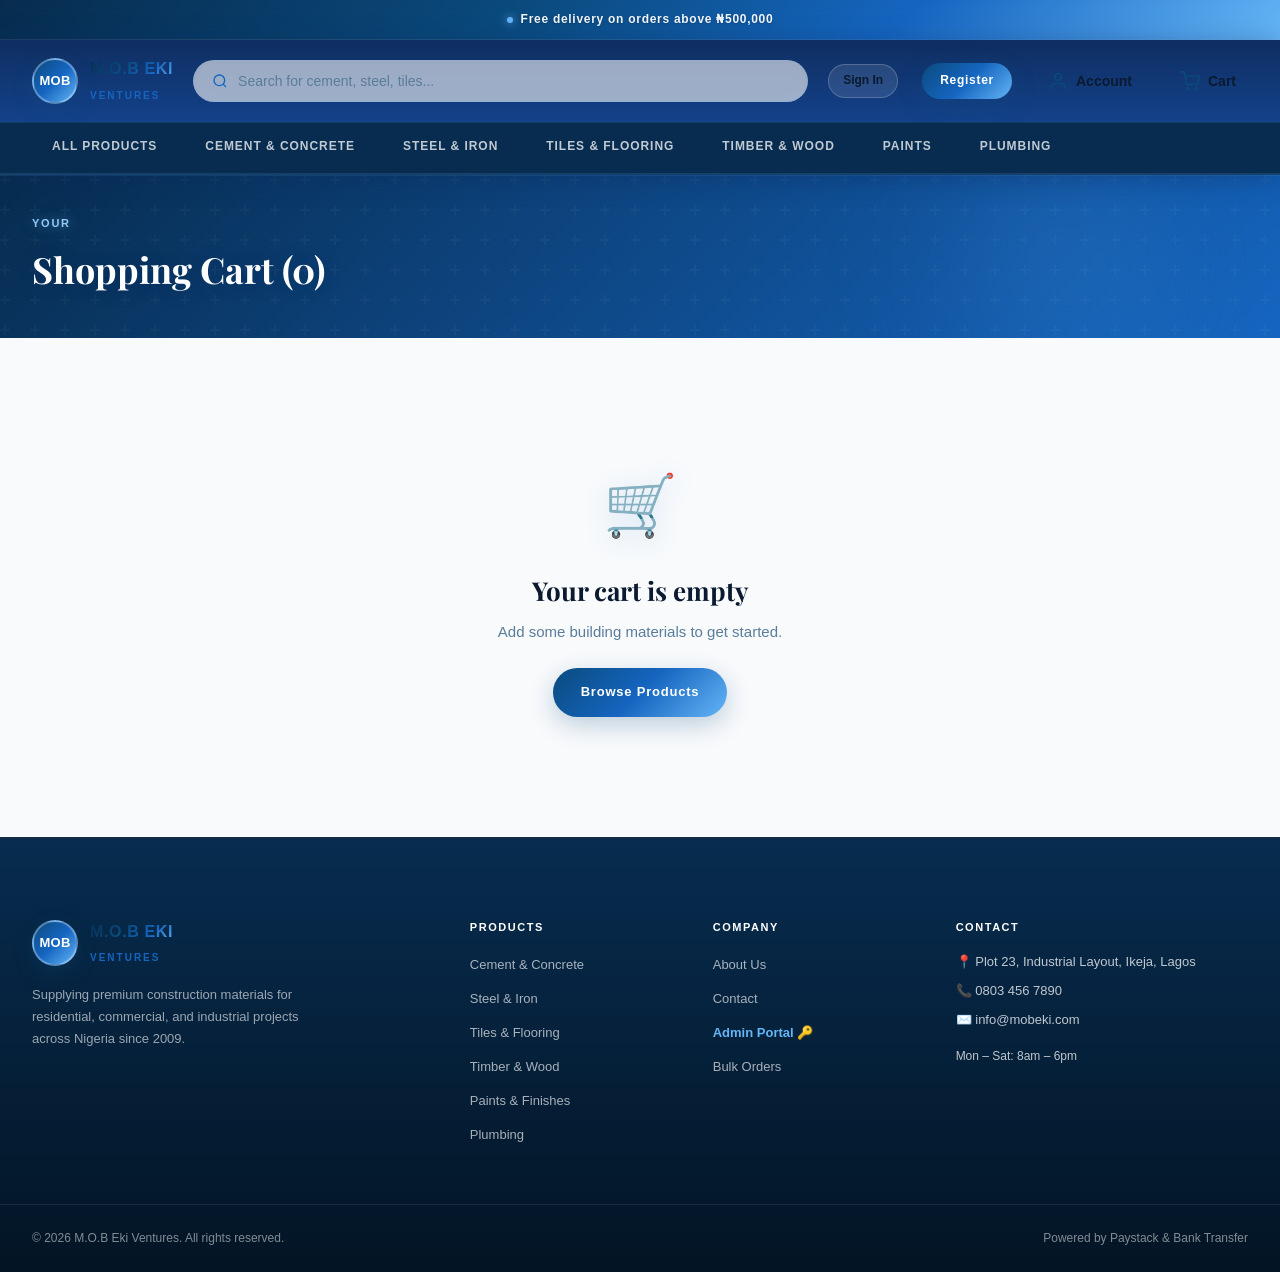
<file: public/cart.html>
<!DOCTYPE html>
<html lang="en">
<head>
  <meta charset="UTF-8">
  <meta name="viewport" content="width=device-width, initial-scale=1.0">
  <title>Cart — M.O.B Eki Ventures</title>
  <link rel="stylesheet" href="styles/main.css">
  <style>
    .cart-layout { display: grid; grid-template-columns: 1fr 360px; gap: 28px; max-width: 1280px; margin: 0 auto; padding: 40px 32px; align-items: start; }
    .cart-table-header { display: grid; grid-template-columns: 1fr 120px 140px 100px; gap: 16px; padding: 0 0 12px; border-bottom: 2px solid var(--border); font-size: 11px; font-weight: 700; letter-spacing: .12em; text-transform: uppercase; color: var(--text-muted); }
    .cart-item { display: grid; grid-template-columns: 1fr 120px 140px 100px; gap: 16px; align-items: center; padding: 20px 0; border-bottom: 1px solid var(--border-light); transition: background .15s; }
    .cart-item-product { display: flex; gap: 14px; align-items: center; }
    .cart-item-img { width: 70px; height: 58px; border-radius: var(--radius); object-fit: cover; flex-shrink: 0; background: var(--blue-pale); }
    .cart-item-cat { font-size: 10px; font-weight: 700; letter-spacing: .1em; text-transform: uppercase; color: var(--blue-mid); margin-bottom: 3px; }
    .cart-item-name { font-size: 15px; font-weight: 700; margin-bottom: 2px; }
    .cart-item-unit { font-size: 12px; color: var(--text-muted); }
    .cart-item-remove { font-size: 12px; font-weight: 600; color: var(--danger); cursor: pointer; background: none; border: none; padding: 0; margin-top: 5px; display: flex; align-items: center; gap: 4px; }
    .cart-item-remove:hover { opacity: .7; }
    .cart-item-price { font-size: 14px; font-weight: 600; color: var(--text-mid); }
    .qty-control-sm { display: flex; align-items: center; border: 1.5px solid var(--border); border-radius: var(--radius-pill); overflow: hidden; background: var(--white); width: fit-content; }
    .qty-btn-sm { width: 32px; height: 32px; background: none; border: none; cursor: pointer; font-size: 16px; font-weight: 700; color: var(--blue); transition: background .15s; }
    .qty-btn-sm:hover { background: var(--blue-pale); }
    .qty-num { width: 36px; text-align: center; font-size: 14px; font-weight: 700; border-left: 1px solid var(--border); border-right: 1px solid var(--border); padding: 4px 0; line-height: 24px; }
    .cart-item-total { font-size: 15px; font-weight: 800; color: var(--text-dark); }
    .continue-link { display: inline-flex; align-items: center; gap: 6px; color: var(--blue); font-size: 13px; font-weight: 600; margin-top: 16px; text-decoration: none; }
    .continue-link:hover { text-decoration: underline; }
    .empty-cart { text-align: center; padding: 80px 32px; grid-column: 1/-1; }
    .empty-cart-icon { font-size: 60px; margin-bottom: 16px; }
    .empty-cart h3 { font-family: var(--font-display); font-size: 26px; font-weight: 700; margin-bottom: 8px; }
    .empty-cart p { color: var(--text-muted); margin-bottom: 24px; }
    .order-summary { background: var(--white); border: 1.5px solid var(--border); border-radius: var(--radius-lg); padding: 24px; position: sticky; top: 100px; box-shadow: var(--shadow-sm); }
    .order-summary h3 { font-family: var(--font-display); font-size: 20px; font-weight: 700; margin-bottom: 20px; padding-bottom: 16px; border-bottom: 1px solid var(--border); }
    .summary-line { display: flex; justify-content: space-between; font-size: 14px; margin-bottom: 12px; color: var(--text-muted); }
    .summary-line span:last-child { color: var(--text-dark); font-weight: 600; }
    .summary-total { display: flex; justify-content: space-between; font-size: 17px; font-weight: 800; padding-top: 16px; border-top: 1.5px solid var(--border); margin-bottom: 20px; }
    .checkout-btn { width: 100%; background: var(--blue); color: var(--white); border: none; padding: 16px; font-size: 14px; font-weight: 700; letter-spacing: .04em; border-radius: var(--radius-pill); cursor: pointer; transition: all .2s; display: flex; align-items: center; justify-content: center; gap: 8px; box-shadow: 0 4px 12px rgba(21,101,192,0.3); }
    .checkout-btn:hover { background: var(--blue-dark); transform: translateY(-1px); box-shadow: 0 6px 16px rgba(21,101,192,0.4); }
    .secure-note { text-align: center; font-size: 11px; color: var(--text-muted); margin-top: 12px; }

    /* Orb in cart bg */
    #cart-layout{position:relative}
    /* 3D cart items */
    .cart-item{transition:background .2s,transform .2s;border-radius:var(--radius);padding-left:8px;padding-right:8px}
    .cart-item:hover{background:var(--blue-pale);transform:translateX(3px)}
    /* Glassy order summary */
    .order-summary{backdrop-filter:blur(16px);background:rgba(255,255,255,.9);border:1px solid rgba(100,181,246,.2)}
    /* Checkout btn glow */
    .checkout-btn{background:linear-gradient(135deg,var(--blue),var(--blue-mid));box-shadow:0 6px 20px rgba(21,101,192,.35),inset 0 1px 0 rgba(255,255,255,.15)}
    .checkout-btn:hover{box-shadow:0 10px 28px rgba(21,101,192,.5),var(--glow)}
    /* Qty control */
    .qty-control-sm{box-shadow:var(--shadow-sm)}
    .qty-btn-sm:hover{background:linear-gradient(135deg,var(--blue-pale),rgba(100,181,246,.2))}
    /* Modal glass */
    .checkout-modal{backdrop-filter:blur(20px);background:rgba(255,255,255,.97);border:1px solid rgba(100,181,246,.15)}
    /* Summary total gradient */
    .summary-total{background:linear-gradient(90deg,var(--light-bg),transparent);padding:16px 8px;border-radius:var(--radius);margin-left:-8px;margin-right:-8px}
    /* Cart table header */
    .cart-table-header{background:var(--light-bg);padding:12px 8px;border-radius:var(--radius) var(--radius) 0 0;border-bottom:2px solid rgba(100,181,246,.2)}
    /* Empty cart 3D icon */
    .empty-cart-icon{filter:drop-shadow(0 4px 12px rgba(21,101,192,.2));animation:float 4s ease-in-out infinite}

    .checkout-overlay { display: none; position: fixed; inset: 0; background: rgba(0,0,0,0.5); z-index: 200; align-items: center; justify-content: center; backdrop-filter: blur(4px); }
    .checkout-overlay.open { display: flex; }
    .checkout-modal { background: var(--white); border-radius: var(--radius-lg); padding: 40px; width: 100%; max-width: 560px; max-height: 90vh; overflow-y: auto; box-shadow: var(--shadow-md); }
    .checkout-modal h2 { font-family: var(--font-display); font-size: 26px; font-weight: 700; margin-bottom: 8px; }
    .checkout-step-label { font-size: 12px; font-weight: 600; color: var(--blue); letter-spacing: .08em; text-transform: uppercase; margin-bottom: 24px; display: block; }
    .modal-close { float: right; font-size: 22px; background: none; border: none; cursor: pointer; color: var(--text-muted); margin-top: -4px; }
    .modal-close:hover { color: var(--text-dark); }
    .pay-option { display: flex; align-items: center; gap: 12px; padding: 14px 16px; border: 1.5px solid var(--border); border-radius: var(--radius-md); cursor: pointer; margin-bottom: 10px; transition: border-color .2s; }
    .pay-option:has(input:checked) { border-color: var(--blue); background: var(--blue-pale); }
    .order-confirm { text-align: center; padding: 40px 0; }
    .order-confirm-icon { font-size: 60px; margin-bottom: 16px; }
    .order-confirm h2 { font-family: var(--font-display); font-size: 28px; font-weight: 700; margin-bottom: 8px; }
    .order-confirm p { color: var(--text-muted); margin-bottom: 8px; }
    .order-number { font-size: 20px; font-weight: 800; color: var(--blue); letter-spacing: .06em; margin: 12px 0; }
  </style>
</head>
<body>
<div id="site-header"></div>
<div class="page-hero" style="position:relative;overflow:hidden"><div class="orb orb-1" style="top:-60px;right:5%;opacity:.5;width:300px;height:300px"></div>
  <div class="page-hero-inner">
    <span class="page-hero-label">Your</span>
    <h1 id="cart-title">Shopping Cart</h1>
  </div>
</div>
<div style="background:var(--light-bg)">
  <div class="cart-layout" id="cart-layout"></div>
</div>
<div class="checkout-overlay" id="checkout-overlay">
  <div class="checkout-modal" id="checkout-modal"></div>
</div>
<div id="site-footer"></div>
<script src="scripts/main.js"></script>
<script src="scripts/components.js"></script>
<script>
  renderHeader(''); renderFooter('');
  const FREE = MOB_SETTINGS.FREE;
  const DFEE = MOB_SETTINGS.DFEE;

  function renderCart() {
    const items = Cart.get();
    document.getElementById('cart-title').textContent = `Shopping Cart (${Cart.count()})`;
    if (!items.length) {
      document.getElementById('cart-layout').innerHTML = `
        <div class="empty-cart">
          <div class="empty-cart-icon">🛒</div>
          <h3>Your cart is empty</h3>
          <p>Add some building materials to get started.</p>
          <a href="shop.html" class="btn btn-primary">Browse Products</a>
        </div>`;
      return;
    }
    const subtotal = Cart.total();
    const delivery = subtotal >= FREE ? 0 : DFEE;
    const total = subtotal + delivery;
    const remaining = FREE - subtotal;

    document.getElementById('cart-layout').innerHTML = `
      <div>
        <div class="cart-table-header"><span>Product</span><span>Price</span><span>Qty</span><span>Total</span></div>
        ${items.map(item => `
          <div class="cart-item">
            <div class="cart-item-product">
              <img src="${item.img}" alt="${item.name}" class="cart-item-img">
              <div>
                <div class="cart-item-name">${item.name}</div>
                <div class="cart-item-unit">per ${item.unit || ''}</div>
                <button class="cart-item-remove" onclick="removeItem(${item.id})">🗑 Remove</button>
              </div>
            </div>
            <div class="cart-item-price">₦${item.price.toLocaleString()}</div>
            <div>
              <div class="qty-control-sm">
                <button class="qty-btn-sm" onclick="changeQty(${item.id},-1)">−</button>
                <div class="qty-num">${item.qty}</div>
                <button class="qty-btn-sm" onclick="changeQty(${item.id},1)">+</button>
              </div>
            </div>
            <div class="cart-item-total">₦${(item.price*item.qty).toLocaleString()}</div>
          </div>`).join('')}
        <a href="shop.html" class="continue-link">← Continue Shopping</a>
      </div>
      <div>
        <div class="order-summary">
          <h3>Order Summary</h3>
          ${items.map(i=>`<div class="summary-line"><span>${i.name} ×${i.qty}</span><span>₦${(i.price*i.qty).toLocaleString()}</span></div>`).join('')}
          <div class="summary-line" style="margin-top:12px;padding-top:12px;border-top:1px solid var(--border)">
            <span>Subtotal</span><span>₦${subtotal.toLocaleString()}</span>
          </div>
          <div class="summary-line">
            <span>Delivery</span>
            <span>${delivery===0 ? '<span style="color:var(--success)">Free 🎉</span>' : '₦'+delivery.toLocaleString()}</span>
          </div>
          ${delivery>0 ? `<div style="font-size:12px;color:var(--blue);margin-bottom:12px">Add ₦${remaining.toLocaleString()} more for free delivery</div>` : ''}
          <div class="summary-total"><span>Total</span><span>₦${total.toLocaleString()}</span></div>
          <button class="checkout-btn" onclick="openCheckout()">Proceed to Checkout →</button>
          <div class="secure-note">🔒 Secure checkout · Paystack & Bank Transfer</div>
        </div>
      </div>`;
  }

  function removeItem(id) { Cart.remove(id); renderCart(); }
  function changeQty(id, d) {
    const item = Cart.get().find(i => i.id === id);
    if (!item) return;
    if (item.qty + d < 1) { Cart.remove(id); renderCart(); return; }
    Cart.updateQty(id, item.qty + d);
    renderCart();
  }

  let step = 1;
  let checkoutDetails = {};
  let generatedOrderNum = '';

  function openCheckout() { step = 1; renderStep(); document.getElementById('checkout-overlay').classList.add('open'); }
  function closeCheckout() { document.getElementById('checkout-overlay').classList.remove('open'); }

  function validateStep1() {
    const fn = document.getElementById('co-fn').value.trim();
    const ln = document.getElementById('co-ln').value.trim();
    const ph = document.getElementById('co-ph').value.trim();
    const em = document.getElementById('co-em').value.trim();
    const ad = document.getElementById('co-ad').value.trim();
    const st = document.getElementById('co-st').value;
    const ci = document.getElementById('co-ci').value.trim();

    if (!fn || !ln || !ph || !em || !ad || !ci) {
      showToast('Please fill in all delivery details', 'error');
      return;
    }

    checkoutDetails = { firstName: fn, lastName: ln, phone: ph, email: em, address: ad, state: st, city: ci };
    step = 2;
    renderStep();
  }

  function renderStep() {
    const subtotal = Cart.total(), delivery = subtotal >= FREE ? 0 : DFEE, total = subtotal + delivery;
    const modal = document.getElementById('checkout-modal');
    if (step === 1) {
      modal.innerHTML = `
        <button class="modal-close" onclick="closeCheckout()">×</button>
        <h2>Checkout</h2>
        <span class="checkout-step-label">Step 1 of 2 — Delivery Details</span>
        <div class="form-row">
          <div class="form-group"><label class="form-label">First Name</label><input class="form-input" id="co-fn" value="${checkoutDetails.firstName || ''}" placeholder="Emeka"></div>
          <div class="form-group"><label class="form-label">Last Name</label><input class="form-input" id="co-ln" value="${checkoutDetails.lastName || ''}" placeholder="Okafor"></div>
        </div>
        <div class="form-group"><label class="form-label">Phone</label><input class="form-input" id="co-ph" value="${checkoutDetails.phone || ''}" placeholder="0803 456 7890"></div>
        <div class="form-group"><label class="form-label">Email</label><input class="form-input" id="co-em" type="email" value="${checkoutDetails.email || ''}" placeholder="you@example.com"></div>
        <div class="form-group"><label class="form-label">Delivery Address</label><input class="form-input" id="co-ad" value="${checkoutDetails.address || ''}" placeholder="15 Adeola Odeku Street, VI, Lagos"></div>
        <div class="form-row">
          <div class="form-group"><label class="form-label">State</label><select class="form-input" id="co-st"><option ${checkoutDetails.state==='Lagos'?'selected':''}>Lagos</option><option ${checkoutDetails.state==='Abuja'?'selected':''}>Abuja</option><option ${checkoutDetails.state==='Rivers'?'selected':''}>Rivers</option><option ${checkoutDetails.state==='Ogun'?'selected':''}>Ogun</option><option ${checkoutDetails.state==='Kano'?'selected':''}>Kano</option><option ${checkoutDetails.state==='Other'?'selected':''}>Other</option></select></div>
          <div class="form-group"><label class="form-label">City / LGA</label><input class="form-input" id="co-ci" value="${checkoutDetails.city || ''}" placeholder="Ikeja"></div>
        </div>
        <button class="btn btn-primary btn-full" onclick="validateStep1()">Continue to Payment →</button>`;
    } else if (step === 2) {
      modal.innerHTML = `
        <button class="modal-close" onclick="closeCheckout()">×</button>
        <h2>Payment</h2>
        <span class="checkout-step-label">Step 2 of 2 — Select Payment Method</span>
        <label class="pay-option"><input type="radio" name="pay" value="paystack" checked style="accent-color:var(--blue)"><span style="font-size:20px">💳</span><div><strong>Paystack</strong><br><small style="color:var(--text-muted)">Card, Bank Transfer, USSD</small></div></label>
        <label class="pay-option"><input type="radio" name="pay" value="bank" style="accent-color:var(--blue)"><span style="font-size:20px">🏦</span><div><strong>Bank Transfer</strong><br><small style="color:var(--text-muted)">Confirm within 24 hours</small></div></label>
        <div style="background:var(--light-bg);border-radius:var(--radius-md);padding:16px;margin:20px 0">
          <div class="summary-line"><span>Subtotal</span><span>₦${subtotal.toLocaleString()}</span></div>
          <div class="summary-line"><span>Delivery</span><span>${delivery===0?'Free':'₦'+delivery.toLocaleString()}</span></div>
          <div class="summary-total" style="margin-bottom:0"><span>Total</span><span>₦${total.toLocaleString()}</span></div>
        </div>
        <div style="display:flex;gap:10px">
          <button class="btn btn-outline-blue" style="flex:1;justify-content:center" onclick="step=1;renderStep()">← Back</button>
          <button class="checkout-btn" style="flex:2" onclick="placeOrder()">Place Order →</button>
        </div>
        <div class="secure-note" style="margin-top:12px">🔒 Secured by Paystack</div>`;
    } else {
      modal.innerHTML = `
        <div class="order-confirm">
          <div class="order-confirm-icon">✅</div>
          <h2>Order Placed!</h2>
          <p>Thank you. Your order has been received and is being processed.</p>
          <div class="order-number">${generatedOrderNum}</div>
          <p style="font-size:13px">You'll receive a confirmation SMS shortly.</p>
          <div style="display:flex;gap:12px;justify-content:center;margin-top:24px">
            <a href="account.html" class="btn btn-outline-blue" onclick="closeCheckout()">My Orders</a>
            <a href="shop.html" class="btn btn-primary" onclick="closeCheckout()">Continue Shopping</a>
          </div>
        </div>`;
      localStorage.removeItem('mob_cart');
      Cart.updateBadge();
    }
  }

  function placeOrder() {
    const subtotal = Cart.total(), delivery = subtotal >= FREE ? 0 : DFEE, total = subtotal + delivery;
    generatedOrderNum = 'MOB-2026-' + Math.floor(1000+Math.random()*9000);
    
    const newOrder = {
      id: generatedOrderNum,
      date: new Date().toLocaleDateString('en-US', { year: 'numeric', month: 'short', day: 'numeric' }),
      customerName: `${checkoutDetails.firstName} ${checkoutDetails.lastName}`,
      phone: checkoutDetails.phone,
      email: checkoutDetails.email,
      address: checkoutDetails.address,
      state: checkoutDetails.state,
      city: checkoutDetails.city,
      total: total,
      status: 'Pending',
      items: Cart.get()
    };

    DB.saveOrder(newOrder);
    step = 3;
    renderStep();
  }

  document.getElementById('checkout-overlay').addEventListener('click', e => { if (e.target === e.currentTarget) closeCheckout(); });
  renderCart();
</script>
</body>
</html>
</file>
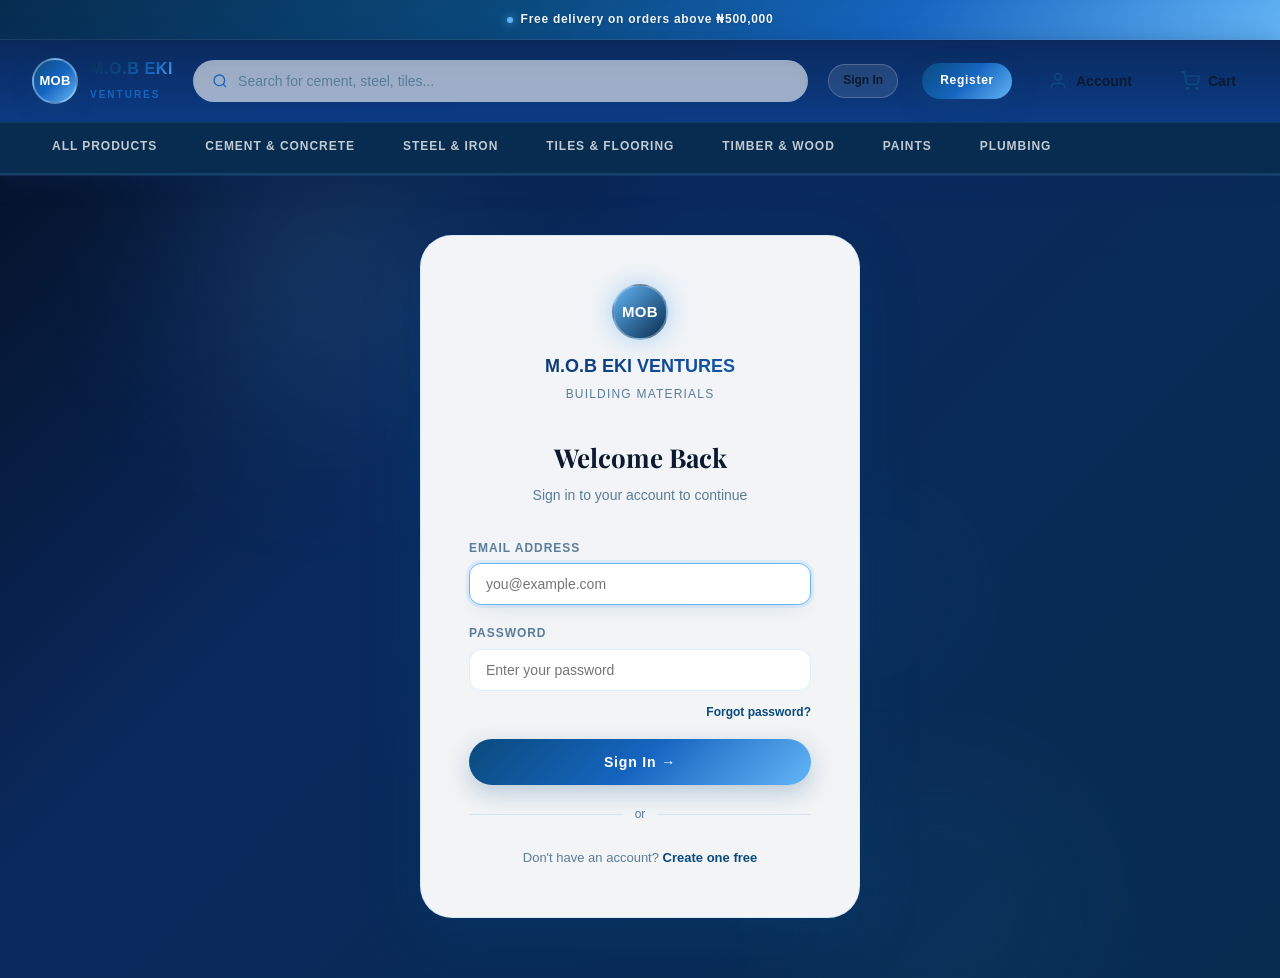
<file: public/login.html>
<!DOCTYPE html>
<html lang="en">
<head>
  <meta charset="UTF-8">
  <meta name="viewport" content="width=device-width, initial-scale=1.0">
  <title>Sign In — M.O.B Eki Ventures</title>
  <link rel="stylesheet" href="styles/main.css">
  <style>
    body{min-height:100vh;background:linear-gradient(135deg,#040e20 0%,var(--ocean) 40%,var(--blue-dark) 100%);display:flex;flex-direction:column}
    .auth-page{flex:1;display:flex;align-items:center;justify-content:center;padding:60px 20px;position:relative;overflow:hidden}
    .auth-card{
      background:rgba(255,255,255,.95);
      border:1px solid rgba(100,181,246,.2);
      border-radius:var(--radius-xl);
      padding:48px;
      width:100%;max-width:440px;
      box-shadow:var(--shadow-3d);
      backdrop-filter:blur(20px);
      position:relative;z-index:2;
      animation:fadeUp .6s cubic-bezier(.34,1.56,.64,1) both;
    }
    .auth-logo{text-align:center;margin-bottom:32px}
    .auth-logo .logo-mark{width:56px;height:56px;font-size:15px;margin:0 auto 12px;background:linear-gradient(135deg,var(--blue-light),var(--blue-dark));box-shadow:var(--glow)}
    .auth-logo strong{display:block;font-size:18px;font-weight:800;background:linear-gradient(135deg,var(--ocean),var(--blue-mid));-webkit-background-clip:text;-webkit-text-fill-color:transparent;background-clip:text}
    .auth-logo span{font-size:12px;color:var(--text-muted);letter-spacing:.1em;text-transform:uppercase}
    .auth-title{font-family:var(--font-display);font-size:26px;font-weight:700;color:var(--text-dark);margin-bottom:6px;text-align:center}
    .auth-sub{font-size:14px;color:var(--text-muted);text-align:center;margin-bottom:32px}
    .auth-divider{display:flex;align-items:center;gap:12px;margin:20px 0;color:var(--text-muted);font-size:12px}
    .auth-divider::before,.auth-divider::after{content:'';flex:1;height:1px;background:var(--border)}
    .auth-footer{text-align:center;margin-top:24px;font-size:13px;color:var(--text-muted)}
    .auth-footer a{color:var(--blue);font-weight:600;text-decoration:none}
    .auth-footer a:hover{text-decoration:underline}
    .forgot-link{text-align:right;margin-top:-10px;margin-bottom:16px}
    .forgot-link a{font-size:12px;color:var(--blue);text-decoration:none;font-weight:600}
    .forgot-link a:hover{text-decoration:underline}
    @keyframes fadeUp{from{opacity:0;transform:translateY(32px) scale(.97)}to{opacity:1;transform:translateY(0) scale(1)}}
  </style>
</head>
<body>
<div id="site-header"></div>
<div class="auth-page">
  <div class="orb orb-1" style="top:-100px;left:10%;opacity:.5"></div>
  <div class="orb orb-2" style="bottom:-80px;right:15%;opacity:.4"></div>
  <div class="orb orb-3" style="top:40%;left:60%;opacity:.3"></div>

  <div class="auth-card">
    <div class="auth-logo">
      <div class="logo-mark">MOB</div>
      <strong>M.O.B EKI VENTURES</strong>
      <span>Building Materials</span>
    </div>
    <h2 class="auth-title">Welcome Back</h2>
    <p class="auth-sub">Sign in to your account to continue</p>

    <div class="form-group">
      <label class="form-label">Email Address</label>
      <input class="form-input" type="email" id="email" placeholder="you@example.com" autofocus>
    </div>
    <div class="form-group">
      <label class="form-label">Password</label>
      <input class="form-input" type="password" id="password" placeholder="Enter your password">
    </div>
    <div class="forgot-link"><a href="#">Forgot password?</a></div>
    <button class="btn btn-primary btn-full" onclick="handleLogin()" style="padding:15px;font-size:14px">Sign In →</button>

    <div class="auth-divider">or</div>

    <div class="auth-footer">
      Don't have an account? <a href="register.html">Create one free</a>
    </div>
  </div>
</div>
<script src="scripts/main.js"></script>
<script src="scripts/components.js"></script>
<script>
  renderHeader('');
  function handleLogin() {
    const email = document.getElementById('email').value.trim();
    const pass = document.getElementById('password').value;
    if (!email || !pass) { showToast('Please fill in all fields'); return; }
    showToast('Signing you in...');
    setTimeout(() => window.location.href = 'account.html', 1200);
  }
  document.addEventListener('keydown', e => { if (e.key === 'Enter') handleLogin(); });
</script>
</body>
</html>
</file>
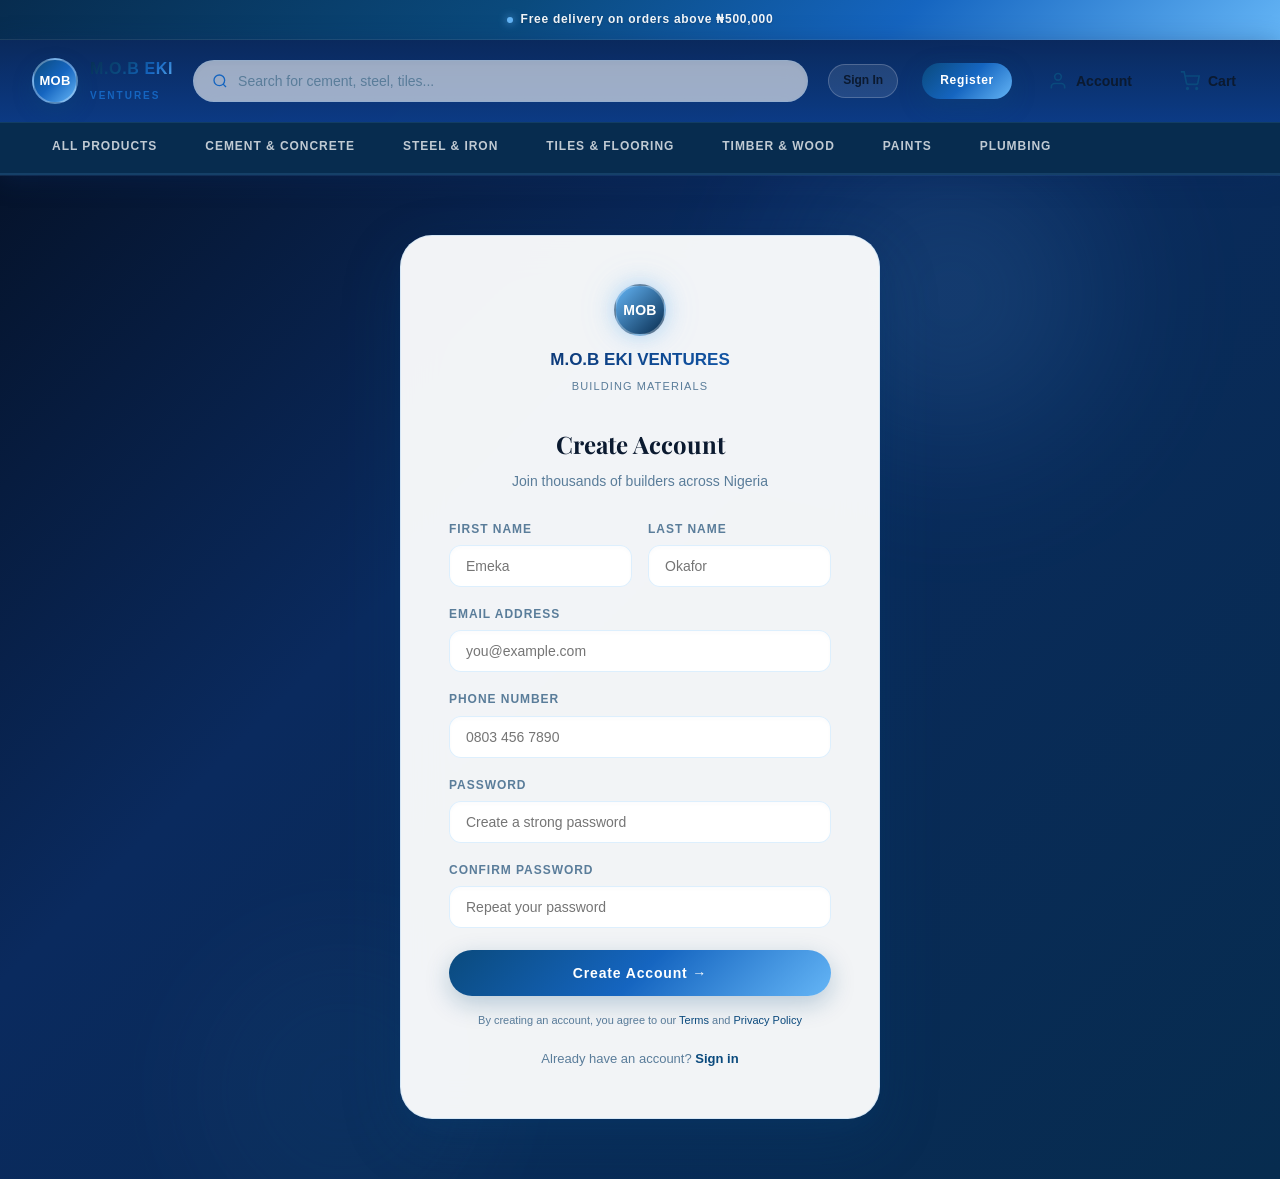
<file: public/register.html>
<!DOCTYPE html>
<html lang="en">
<head>
  <meta charset="UTF-8">
  <meta name="viewport" content="width=device-width, initial-scale=1.0">
  <title>Create Account — M.O.B Eki Ventures</title>
  <link rel="stylesheet" href="styles/main.css">
  <style>
    body{min-height:100vh;background:linear-gradient(135deg,#040e20 0%,var(--ocean) 40%,var(--blue-dark) 100%);display:flex;flex-direction:column}
    .auth-page{flex:1;display:flex;align-items:center;justify-content:center;padding:60px 20px;position:relative;overflow:hidden}
    .auth-card{background:rgba(255,255,255,.95);border:1px solid rgba(100,181,246,.2);border-radius:var(--radius-xl);padding:48px;width:100%;max-width:480px;box-shadow:var(--shadow-3d);backdrop-filter:blur(20px);position:relative;z-index:2;animation:fadeUp .6s cubic-bezier(.34,1.56,.64,1) both}
    .auth-logo{text-align:center;margin-bottom:28px}
    .auth-logo .logo-mark{width:52px;height:52px;font-size:14px;margin:0 auto 10px;background:linear-gradient(135deg,var(--blue-light),var(--blue-dark));box-shadow:var(--glow)}
    .auth-logo strong{display:block;font-size:17px;font-weight:800;background:linear-gradient(135deg,var(--ocean),var(--blue-mid));-webkit-background-clip:text;-webkit-text-fill-color:transparent;background-clip:text}
    .auth-logo span{font-size:11px;color:var(--text-muted);letter-spacing:.1em;text-transform:uppercase}
    .auth-title{font-family:var(--font-display);font-size:24px;font-weight:700;color:var(--text-dark);margin-bottom:6px;text-align:center}
    .auth-sub{font-size:14px;color:var(--text-muted);text-align:center;margin-bottom:28px}
    .auth-footer{text-align:center;margin-top:20px;font-size:13px;color:var(--text-muted)}
    .auth-footer a{color:var(--blue);font-weight:600;text-decoration:none}
    .auth-footer a:hover{text-decoration:underline}
    .terms-note{font-size:11px;color:var(--text-muted);text-align:center;margin-top:16px}
    .terms-note a{color:var(--blue)}
    @keyframes fadeUp{from{opacity:0;transform:translateY(32px) scale(.97)}to{opacity:1;transform:translateY(0) scale(1)}}
  </style>
</head>
<body>
<div id="site-header"></div>
<div class="auth-page">
  <div class="orb orb-1" style="top:-80px;right:10%;opacity:.5"></div>
  <div class="orb orb-2" style="bottom:-60px;left:15%;opacity:.4"></div>

  <div class="auth-card">
    <div class="auth-logo">
      <div class="logo-mark">MOB</div>
      <strong>M.O.B EKI VENTURES</strong>
      <span>Building Materials</span>
    </div>
    <h2 class="auth-title">Create Account</h2>
    <p class="auth-sub">Join thousands of builders across Nigeria</p>

    <div class="form-row">
      <div class="form-group"><label class="form-label">First Name</label><input class="form-input" id="fname" placeholder="Emeka"></div>
      <div class="form-group"><label class="form-label">Last Name</label><input class="form-input" id="lname" placeholder="Okafor"></div>
    </div>
    <div class="form-group"><label class="form-label">Email Address</label><input class="form-input" type="email" id="email" placeholder="you@example.com"></div>
    <div class="form-group"><label class="form-label">Phone Number</label><input class="form-input" type="tel" id="phone" placeholder="0803 456 7890"></div>
    <div class="form-group"><label class="form-label">Password</label><input class="form-input" type="password" id="password" placeholder="Create a strong password"></div>
    <div class="form-group"><label class="form-label">Confirm Password</label><input class="form-input" type="password" id="confirm" placeholder="Repeat your password"></div>

    <button class="btn btn-primary btn-full" onclick="handleRegister()" style="padding:15px;font-size:14px;margin-top:4px">Create Account →</button>
    <p class="terms-note">By creating an account, you agree to our <a href="#">Terms</a> and <a href="#">Privacy Policy</a></p>
    <div class="auth-footer">Already have an account? <a href="login.html">Sign in</a></div>
  </div>
</div>
<script src="scripts/main.js"></script>
<script src="scripts/components.js"></script>
<script>
  renderHeader('');
  function handleRegister() {
    const fname = document.getElementById('fname').value.trim();
    const email = document.getElementById('email').value.trim();
    const pass  = document.getElementById('password').value;
    const conf  = document.getElementById('confirm').value;
    if (!fname || !email || !pass) { showToast('Please fill in all fields'); return; }
    if (pass !== conf) { showToast('Passwords do not match'); return; }
    if (pass.length < 6) { showToast('Password must be at least 6 characters'); return; }
    showToast('Account created! Welcome 🎉');
    setTimeout(() => window.location.href = 'account.html', 1200);
  }
</script>
</body>
</html>
</file>
<file: public/styles/main.css>
@import url('https://fonts.googleapis.com/css2?family=Playfair+Display:ital,wght@0,400;0,700;1,400;1,700&family=DM+Sans:wght@300;400;500;600;700&display=swap');

/* ── VARIABLES ── */
:root {
  --ocean:      #0A2A5E;
  --blue-dark:  #0A4A7D;
  --blue:       #1565C0;
  --blue-mid:   #1976D2;
  --blue-light: #42A5F5;
  --cyan:       #64B5F6;
  --cyan-bright:#90CAF9;
  --blue-pale:  #E3F2FD;
  --blue-bg:    #EBF4FF;
  --white:      #FFFFFF;
  --light-bg:   #F0F7FF;
  --card-bg:    rgba(255,255,255,0.85);
  --text-dark:  #0A1929;
  --text-mid:   #1A3A5C;
  --text-muted: #5B8DB8;
  --border:     rgba(100,181,246,0.25);
  --border-light: rgba(144,202,249,0.15);
  --success:    #1B6E3A;
  --danger:     #B71C1C;
  --shadow-sm:  0 4px 16px rgba(10,74,125,0.08), 0 1px 4px rgba(10,74,125,0.04);
  --shadow:     0 8px 32px rgba(10,74,125,0.14), 0 2px 8px rgba(10,74,125,0.06);
  --shadow-md:  0 16px 48px rgba(10,74,125,0.18), 0 4px 16px rgba(10,74,125,0.08);
  --shadow-3d:  0 20px 60px rgba(10,74,125,0.22), 0 8px 24px rgba(10,74,125,0.12), 0 2px 6px rgba(10,74,125,0.06);
  --glow:       0 0 20px rgba(100,181,246,0.4), 0 0 40px rgba(100,181,246,0.15);
  --glow-strong:0 0 30px rgba(100,181,246,0.6), 0 0 60px rgba(100,181,246,0.25);
  --font-display:'Playfair Display', Georgia, serif;
  --font-body:  'DM Sans', system-ui, sans-serif;
  --radius:     10px;
  --radius-md:  16px;
  --radius-lg:  24px;
  --radius-xl:  32px;
  --radius-pill:999px;
  --glass:      rgba(255,255,255,0.12);
  --glass-border:rgba(255,255,255,0.2);
}

/* ── RESET ── */
*,*::before,*::after{box-sizing:border-box;margin:0;padding:0}
html{scroll-behavior:smooth}
body{font-family:var(--font-body);font-size:15px;color:var(--text-dark);background:var(--light-bg);line-height:1.6;overflow-x:hidden}
a{text-decoration:none;color:inherit}
img{display:block;max-width:100%}
ul{list-style:none}
button{cursor:pointer;font-family:var(--font-body);border:none;background:none}
input,select,textarea{font-family:var(--font-body)}

/* ── KEYFRAMES ── */
@keyframes float{0%,100%{transform:translateY(0) rotate(0deg)}33%{transform:translateY(-18px) rotate(2deg)}66%{transform:translateY(-8px) rotate(-1deg)}}
@keyframes float2{0%,100%{transform:translateY(0) rotate(0deg)}50%{transform:translateY(-24px) rotate(3deg)}}
@keyframes float3{0%,100%{transform:translateY(0)}40%{transform:translateY(-12px)}80%{transform:translateY(-20px)}}
@keyframes pulse-glow{0%,100%{box-shadow:var(--glow)}50%{box-shadow:var(--glow-strong)}}
@keyframes pulse-dot{0%,100%{transform:scale(1);opacity:1}50%{transform:scale(1.4);opacity:.7}}
@keyframes orb-drift{0%{transform:translate(0,0) scale(1)}25%{transform:translate(30px,-20px) scale(1.1)}50%{transform:translate(-20px,30px) scale(.95)}75%{transform:translate(20px,10px) scale(1.05)}100%{transform:translate(0,0) scale(1)}}
@keyframes orb-drift2{0%{transform:translate(0,0) scale(1)}33%{transform:translate(-40px,20px) scale(1.08)}66%{transform:translate(25px,-35px) scale(.92)}100%{transform:translate(0,0) scale(1)}}
@keyframes shimmer{0%{background-position:-200% center}100%{background-position:200% center}}
@keyframes slideIn{from{transform:translateX(120%);opacity:0}to{transform:translateX(0);opacity:1}}
@keyframes slideOut{from{transform:translateX(0);opacity:1}to{transform:translateX(120%);opacity:0}}
@keyframes fadeUp{from{opacity:0;transform:translateY(28px)}to{opacity:1;transform:translateY(0)}}
@keyframes rotate3d{0%{transform:perspective(600px) rotateX(0deg) rotateY(0deg)}100%{transform:perspective(600px) rotateX(360deg) rotateY(360deg)}}
@keyframes badge-pulse{0%,100%{transform:scale(1)}50%{transform:scale(1.06)}}

/* ── UTILITY ── */
.container{max-width:1280px;margin:0 auto;padding:0 32px}
.sr-only{position:absolute;width:1px;height:1px;overflow:hidden;clip:rect(0,0,0,0)}

/* ── FLOATING ORBS (background decoration) ── */
.orb{position:absolute;border-radius:50%;filter:blur(60px);pointer-events:none;z-index:0}
.orb-1{width:400px;height:400px;background:radial-gradient(circle,rgba(100,181,246,.35) 0%,rgba(21,101,192,.1) 70%);animation:orb-drift 18s ease-in-out infinite}
.orb-2{width:300px;height:300px;background:radial-gradient(circle,rgba(10,74,125,.4) 0%,rgba(144,202,249,.1) 70%);animation:orb-drift2 22s ease-in-out infinite}
.orb-3{width:200px;height:200px;background:radial-gradient(circle,rgba(66,165,245,.3) 0%,transparent 70%);animation:orb-drift 14s ease-in-out infinite reverse}

/* ── ANNOUNCE BAR ── */
.announce-bar{
  background:linear-gradient(90deg,var(--ocean) 0%,var(--blue-dark) 50%,var(--ocean) 100%);
  background-size:200% 100%;
  animation:shimmer 6s linear infinite;
  color:rgba(255,255,255,.9);font-size:12px;font-weight:600;letter-spacing:.06em;
  padding:9px 0;display:flex;align-items:center;justify-content:center;gap:8px;
}
.announce-bar::before{content:'';width:7px;height:7px;background:#64b5f6;border-radius:50%;animation:pulse-dot 2s ease-in-out infinite;box-shadow:0 0 8px #64b5f6}

/* ── HEADER ── */
.site-header{
  background:linear-gradient(180deg,rgba(10,42,94,.98) 0%,rgba(13,71,161,.96) 100%);
  position:sticky;top:0;z-index:100;
  box-shadow:0 4px 24px rgba(10,42,94,.4),0 1px 0 rgba(100,181,246,.15);
  backdrop-filter:blur(20px);
}
.header-main{display:flex;align-items:center;gap:20px;padding:14px 32px;max-width:1280px;margin:0 auto}

.logo{display:flex;align-items:center;gap:10px;flex-shrink:0;text-decoration:none;perspective:400px}
.logo-mark{
  width:44px;height:44px;
  background:linear-gradient(135deg,var(--blue-light) 0%,var(--blue-dark) 100%);
  border:2px solid rgba(255,255,255,.3);
  border-radius:50%;
  display:flex;align-items:center;justify-content:center;
  font-weight:800;font-size:12px;color:#fff;letter-spacing:.02em;
  box-shadow:0 4px 16px rgba(10,74,125,.5),inset 0 1px 0 rgba(255,255,255,.2);
  transition:transform .4s cubic-bezier(.34,1.56,.64,1),box-shadow .3s;
  transform-style:preserve-3d;
}
.logo:hover .logo-mark{transform:rotateY(20deg) rotateX(-10deg) scale(1.1);box-shadow:var(--glow),0 8px 24px rgba(10,74,125,.4)}
.logo-text strong{display:block;font-size:15px;font-weight:700;color:#fff;letter-spacing:.06em}
.logo-text span{font-size:10px;letter-spacing:.2em;color:rgba(255,255,255,.6);text-transform:uppercase}

.search-bar{
  flex:1;display:flex;align-items:center;
  background:rgba(255,255,255,.1);
  border:1.5px solid rgba(255,255,255,.2);
  border-radius:var(--radius-pill);
  padding:0 18px;gap:10px;
  transition:all .3s cubic-bezier(.34,1.56,.64,1);
  backdrop-filter:blur(10px);
}
.search-bar:focus-within{
  background:rgba(255,255,255,.18);
  border-color:rgba(100,181,246,.7);
  box-shadow:0 0 0 4px rgba(100,181,246,.15),var(--glow);
  transform:scaleX(1.01);
}
.search-bar svg{color:rgba(255,255,255,.55);flex-shrink:0}
.search-bar input{background:none;border:none;outline:none;color:#fff;font-size:14px;width:100%;padding:11px 0}
.search-bar input::placeholder{color:rgba(255,255,255,.45)}

.header-actions{display:flex;align-items:center;gap:20px}
.header-action-btn{display:flex;align-items:center;gap:6px;color:#fff;font-size:14px;font-weight:500;text-decoration:none;transition:all .2s;padding:6px 12px;border-radius:var(--radius-pill)}
.header-action-btn:hover{background:rgba(255,255,255,.12);color:var(--cyan-bright);transform:translateY(-1px)}
.header-action-btn svg{width:18px;height:18px}
.cart-btn{position:relative}
.cart-badge{position:absolute;top:-7px;right:-9px;background:linear-gradient(135deg,#FF6B35,#FF8C42);color:#fff;font-size:10px;font-weight:800;width:17px;height:17px;border-radius:50%;display:flex;align-items:center;justify-content:center;border:2px solid var(--ocean);box-shadow:0 2px 6px rgba(255,107,53,.5);animation:badge-pulse 2s ease-in-out infinite}

/* ── NAV ── */
.site-nav{background:rgba(10,42,94,.9);backdrop-filter:blur(12px);border-top:1px solid rgba(100,181,246,.12)}
.site-nav ul{display:flex;max-width:1280px;margin:0 auto;padding:0 32px}
.site-nav a{display:block;padding:13px 18px;font-size:12px;font-weight:600;letter-spacing:.08em;text-transform:uppercase;color:rgba(255,255,255,.72);border-bottom:2px solid transparent;transition:all .25s;position:relative;white-space:nowrap}
.site-nav a::after{content:'';position:absolute;bottom:-2px;left:50%;right:50%;height:2px;background:linear-gradient(90deg,var(--cyan),var(--blue-light));border-radius:2px;transition:all .3s cubic-bezier(.34,1.56,.64,1)}
.site-nav a:hover::after,.site-nav a.active::after{left:0;right:0}
.site-nav a:hover,.site-nav a.active{color:#fff;text-shadow:0 0 12px rgba(100,181,246,.6)}

/* ── TRUST BAR ── */
.trust-bar{
  background:linear-gradient(90deg,var(--blue-pale) 0%,#dbeeff 50%,var(--blue-pale) 100%);
  border-bottom:1px solid rgba(100,181,246,.25);
  padding:13px 0;
}
.trust-bar-inner{display:flex;justify-content:space-around;max-width:1280px;margin:0 auto;padding:0 32px}
.trust-item{
  display:flex;align-items:center;gap:10px;
  font-size:11px;font-weight:700;letter-spacing:.08em;text-transform:uppercase;
  color:var(--blue-mid);
}
.trust-item-icon{
  width:32px;height:32px;
  background:linear-gradient(135deg,rgba(100,181,246,.25),rgba(21,101,192,.15));
  border:1px solid rgba(100,181,246,.3);
  border-radius:10px;
  display:flex;align-items:center;justify-content:center;font-size:14px;
  box-shadow:0 2px 8px rgba(21,101,192,.1);
  transition:transform .3s cubic-bezier(.34,1.56,.64,1),box-shadow .3s;
  transform-style:preserve-3d;
}
.trust-item:hover .trust-item-icon{transform:rotateY(15deg) scale(1.1) translateZ(4px);box-shadow:0 4px 12px rgba(21,101,192,.2)}

/* ── BUTTONS ── */
.btn{display:inline-flex;align-items:center;gap:8px;padding:12px 26px;font-weight:600;font-size:13px;letter-spacing:.04em;border-radius:var(--radius-pill);transition:all .3s cubic-bezier(.34,1.56,.64,1);cursor:pointer;border:none;text-decoration:none;position:relative;overflow:hidden}
.btn::before{content:'';position:absolute;inset:0;background:linear-gradient(135deg,rgba(255,255,255,.15),rgba(255,255,255,0));opacity:0;transition:opacity .2s}
.btn:hover::before{opacity:1}
.btn-primary{background:linear-gradient(135deg,var(--blue) 0%,var(--blue-mid) 50%,var(--blue-dark) 100%);color:#fff;box-shadow:0 6px 20px rgba(21,101,192,.4),0 2px 6px rgba(21,101,192,.2),inset 0 1px 0 rgba(255,255,255,.2)}
.btn-primary:hover{transform:translateY(-3px) scale(1.02);box-shadow:0 12px 32px rgba(21,101,192,.5),var(--glow)}
.btn-dark{background:linear-gradient(135deg,var(--ocean),var(--blue-dark));color:#fff}
.btn-dark:hover{transform:translateY(-2px);box-shadow:var(--shadow-md)}
.btn-outline{background:rgba(255,255,255,.08);color:#fff;border:1.5px solid rgba(255,255,255,.4);backdrop-filter:blur(8px)}
.btn-outline:hover{background:rgba(255,255,255,.16);border-color:#fff;transform:translateY(-2px)}
.btn-outline-blue{background:transparent;color:var(--blue);border:1.5px solid var(--blue)}
.btn-outline-blue:hover{background:var(--blue);color:#fff;transform:translateY(-2px);box-shadow:var(--shadow)}
.btn-sm{padding:8px 18px;font-size:12px}
.btn-full{width:100%;justify-content:center}

/* ── BADGE ── */
.badge{display:inline-flex;align-items:center;gap:5px;padding:5px 12px;font-size:10px;font-weight:700;letter-spacing:.08em;text-transform:uppercase;border-radius:var(--radius-pill);position:relative}
.badge::before{content:'';width:5px;height:5px;border-radius:50%;background:currentColor;animation:pulse-dot 2s ease-in-out infinite;flex-shrink:0}
.badge-blue{background:linear-gradient(135deg,var(--blue),var(--blue-mid));color:#fff;box-shadow:0 2px 8px rgba(21,101,192,.3)}
.badge-amber{background:linear-gradient(135deg,var(--blue),var(--blue-mid));color:#fff;box-shadow:0 2px 8px rgba(21,101,192,.3)}
.badge-success{background:#E8F5E9;color:#2E7D32;border:1px solid #A5D6A7}
.badge-success::before{background:#2E7D32}
.badge-transit{background:#E3F2FD;color:var(--blue);border:1px solid #90CAF9}
.badge-transit::before{background:var(--blue)}

/* ── PRODUCT CARD ── */
.product-card{
  background:var(--card-bg);
  border-radius:var(--radius-lg);
  overflow:hidden;
  border:1px solid var(--border);
  transition:all .4s cubic-bezier(.34,1.56,.64,1);
  position:relative;
  transform-style:preserve-3d;
  perspective:800px;
  box-shadow:var(--shadow-sm);
  backdrop-filter:blur(8px);
}
.product-card::before{
  content:'';position:absolute;inset:0;border-radius:var(--radius-lg);
  background:linear-gradient(135deg,rgba(255,255,255,.6) 0%,rgba(255,255,255,0) 60%);
  pointer-events:none;z-index:1;opacity:0;transition:opacity .3s
}
.product-card:hover{
  transform:translateY(-12px) rotateX(3deg) rotateY(-2deg) scale(1.02);
  box-shadow:var(--shadow-3d);
  border-color:rgba(100,181,246,.5);
}
.product-card:hover::before{opacity:1}

.product-card-img{position:relative;aspect-ratio:4/3;overflow:hidden;background:linear-gradient(135deg,var(--blue-pale),#dbeeff)}
.product-card-img img{width:100%;height:100%;object-fit:cover;transition:transform .5s cubic-bezier(.25,.46,.45,.94)}
.product-card:hover .product-card-img img{transform:scale(1.08) translateZ(0)}
.product-card-img .badge{position:absolute;top:12px;left:12px;z-index:2}

.product-card-body{padding:16px 18px 18px;position:relative;z-index:2}
.product-card-cat{display:flex;align-items:center;gap:6px;font-size:11px;font-weight:700;letter-spacing:.1em;text-transform:uppercase;color:var(--blue-mid);margin-bottom:6px}
.product-card-cat::before{content:'';width:6px;height:6px;border-radius:50%;background:linear-gradient(135deg,var(--blue-light),var(--cyan));flex-shrink:0;box-shadow:0 0 6px rgba(100,181,246,.6)}
.product-card-name{font-size:16px;font-weight:700;color:var(--text-dark);margin-bottom:8px;line-height:1.3}
.product-card-stars{display:flex;align-items:center;gap:6px;margin-bottom:10px}
.stars{color:var(--blue-light);font-size:14px;letter-spacing:1px;text-shadow:0 0 8px rgba(66,165,245,.5)}
.review-count{font-size:12px;color:var(--text-muted)}
.product-card-price{display:flex;align-items:baseline;gap:6px;margin-bottom:14px}
.price-main{font-size:22px;font-weight:800;color:var(--text-dark);background:linear-gradient(135deg,var(--blue-dark),var(--blue-mid));-webkit-background-clip:text;-webkit-text-fill-color:transparent;background-clip:text}
.price-unit{font-size:13px;color:var(--text-muted)}

.btn-add-cart{
  width:100%;
  background:linear-gradient(135deg,var(--blue) 0%,var(--blue-mid) 100%);
  color:#fff;padding:12px;font-size:13px;font-weight:700;letter-spacing:.04em;
  border-radius:var(--radius-pill);border:none;cursor:pointer;
  transition:all .3s cubic-bezier(.34,1.56,.64,1);
  text-align:center;
  box-shadow:0 4px 14px rgba(21,101,192,.3),inset 0 1px 0 rgba(255,255,255,.15);
  position:relative;overflow:hidden;
}
.btn-add-cart::after{content:'';position:absolute;inset:0;background:linear-gradient(180deg,rgba(255,255,255,.15) 0%,rgba(255,255,255,0) 100%)}
.btn-add-cart:hover{transform:translateY(-3px) scale(1.02);box-shadow:0 8px 24px rgba(21,101,192,.45),var(--glow)}

.btn-view{padding:10px 16px;border:1.5px solid var(--border);border-radius:var(--radius-pill);font-size:12px;font-weight:600;color:var(--text-mid);cursor:pointer;transition:all .3s;background:rgba(255,255,255,.6);text-decoration:none;display:inline-flex;align-items:center;backdrop-filter:blur(6px)}
.btn-view:hover{background:var(--blue);color:#fff;border-color:var(--blue);transform:translateY(-2px);box-shadow:var(--shadow)}
.product-card-actions{display:flex;gap:8px}

/* ── CATEGORY CARD ── */
.cat-card{
  background:rgba(255,255,255,.85);
  border:1px solid var(--border);
  border-radius:var(--radius-lg);
  padding:22px 16px;
  cursor:pointer;
  transition:all .35s cubic-bezier(.34,1.56,.64,1);
  text-decoration:none;display:block;
  transform-style:preserve-3d;
  backdrop-filter:blur(8px);
  box-shadow:var(--shadow-sm);
}
.cat-card:hover{
  border-color:rgba(100,181,246,.6);
  transform:translateY(-8px) rotateX(4deg) scale(1.03);
  box-shadow:var(--shadow-3d);
  background:#fff;
}
.cat-card-icon{font-size:30px;margin-bottom:12px;display:block;transition:transform .3s;filter:drop-shadow(0 2px 4px rgba(21,101,192,.2))}
.cat-card:hover .cat-card-icon{transform:scale(1.15) translateZ(8px)}
.cat-card-name{font-size:14px;font-weight:700;color:var(--text-dark);margin-bottom:4px}
.cat-card-count{font-size:12px;color:var(--text-muted)}

/* ── FOOTER ── */
.site-footer{background:linear-gradient(180deg,var(--ocean) 0%,#040e20 100%);color:rgba(255,255,255,.72);padding:60px 0 0}
.footer-grid{display:grid;grid-template-columns:2fr 1fr 1fr 1.5fr;gap:48px;max-width:1280px;margin:0 auto;padding:0 32px 48px;border-bottom:1px solid rgba(255,255,255,.08)}
.footer-brand p{font-size:13px;line-height:1.75;margin-top:16px;max-width:280px;color:rgba(255,255,255,.6)}
.footer-col h4{font-size:11px;font-weight:700;letter-spacing:.16em;text-transform:uppercase;color:#fff;margin-bottom:16px}
.footer-col ul li{margin-bottom:10px}
.footer-col ul a{font-size:13px;color:rgba(255,255,255,.6);transition:all .2s}
.footer-col ul a:hover{color:var(--cyan-bright);text-shadow:0 0 8px rgba(144,202,249,.4);padding-left:4px}
.footer-contact p{font-size:13px;margin-bottom:8px}
.footer-contact strong{color:#fff}
.footer-bottom{max-width:1280px;margin:0 auto;padding:20px 32px;display:flex;justify-content:space-between;align-items:center;font-size:12px;color:rgba(255,255,255,.4)}

/* ── FORMS ── */
.form-group{margin-bottom:18px}
.form-label{display:block;font-size:12px;font-weight:600;letter-spacing:.08em;text-transform:uppercase;color:var(--text-muted);margin-bottom:6px}
.form-input{
  width:100%;padding:11px 16px;
  border:1.5px solid rgba(100,181,246,.3);
  border-radius:var(--radius);
  background:rgba(255,255,255,.8);
  font-size:14px;color:var(--text-dark);outline:none;
  transition:all .25s;
  backdrop-filter:blur(4px);
}
.form-input:focus{
  border-color:var(--blue-light);
  background:#fff;
  box-shadow:0 0 0 4px rgba(66,165,245,.12),0 0 12px rgba(66,165,245,.08);
  transform:translateY(-1px);
}
.form-row{display:grid;grid-template-columns:1fr 1fr;gap:16px}
select.form-input{appearance:none;background-image:url("data:image/svg+xml,%3Csvg xmlns='http://www.w3.org/2000/svg' width='12' height='12' viewBox='0 0 24 24' fill='none' stroke='%235B8DB8' stroke-width='2'%3E%3Cpath d='M6 9l6 6 6-6'/%3E%3C/svg%3E");background-repeat:no-repeat;background-position:right 14px center;padding-right:40px}

/* ── ACCOUNT LAYOUT ── */
.account-layout{display:grid;grid-template-columns:260px 1fr;gap:28px;max-width:1280px;margin:0 auto;padding:36px 32px;min-height:calc(100vh - 220px)}
.account-sidebar{
  background:rgba(255,255,255,.85);
  border:1px solid var(--border);
  border-radius:var(--radius-lg);
  padding:8px 0;height:fit-content;
  position:sticky;top:100px;
  box-shadow:var(--shadow);
  backdrop-filter:blur(16px);
}
.account-nav-item{display:flex;align-items:center;gap:10px;padding:12px 20px;font-size:14px;font-weight:500;color:var(--text-mid);cursor:pointer;transition:all .2s;border-left:3px solid transparent;text-decoration:none}
.account-nav-item svg{width:16px;height:16px;color:var(--text-muted);transition:transform .3s}
.account-nav-item:hover{background:var(--blue-pale);color:var(--blue);transform:translateX(3px)}
.account-nav-item:hover svg{transform:scale(1.15)}
.account-nav-item.active{background:linear-gradient(90deg,rgba(21,101,192,.08),rgba(21,101,192,.03));color:var(--blue);border-left-color:var(--blue);font-weight:600}
.account-nav-item.active svg{color:var(--blue)}
.account-nav-divider{border:none;border-top:1px solid var(--border);margin:8px 0}
.account-nav-item.signout{color:var(--text-muted)}
.account-content h2{font-family:var(--font-display);font-size:28px;font-weight:700;margin-bottom:24px;color:var(--text-dark);background:linear-gradient(135deg,var(--ocean),var(--blue-mid));-webkit-background-clip:text;-webkit-text-fill-color:transparent;background-clip:text}

/* ── PAGE HERO ── */
.page-hero{
  background:linear-gradient(135deg,var(--ocean) 0%,var(--blue-dark) 40%,var(--blue-mid) 100%);
  padding:48px 0;position:relative;overflow:hidden;
}
.page-hero::before{content:'';position:absolute;inset:0;background:url("data:image/svg+xml,%3Csvg width='60' height='60' viewBox='0 0 60 60' xmlns='http://www.w3.org/2000/svg'%3E%3Cg fill='none' fill-rule='evenodd'%3E%3Cg fill='%23ffffff' fill-opacity='0.03'%3E%3Cpath d='M36 34v-4h-2v4h-4v2h4v4h2v-4h4v-2h-4zm0-30V0h-2v4h-4v2h4v4h2V6h4V4h-4zM6 34v-4H4v4H0v2h4v4h2v-4h4v-2H6zM6 4V0H4v4H0v2h4v4h2V6h4V4H6z'/%3E%3C/g%3E%3C/g%3E%3C/svg%3E")}
.page-hero-inner{max-width:1280px;margin:0 auto;padding:0 32px;position:relative;z-index:1}
.page-hero-label{font-size:11px;font-weight:700;letter-spacing:.18em;text-transform:uppercase;color:var(--cyan-bright);margin-bottom:8px;display:block;text-shadow:0 0 12px rgba(144,202,249,.5)}
.page-hero h1{font-family:var(--font-display);font-size:36px;font-weight:700;color:#fff;text-shadow:0 2px 16px rgba(10,42,94,.4)}
.page-hero p{font-size:14px;color:rgba(255,255,255,.7);margin-top:6px}

/* ── SECTION LABELS ── */
.section-label{font-size:11px;font-weight:700;letter-spacing:.18em;text-transform:uppercase;color:var(--blue-mid);display:block;margin-bottom:10px}
.section-title{font-family:var(--font-display);font-size:clamp(26px,3vw,38px);font-weight:700;color:var(--text-dark);line-height:1.15}
.view-all{font-size:13px;font-weight:600;color:var(--blue);text-decoration:none;display:flex;align-items:center;gap:6px;white-space:nowrap;transition:all .2s}
.view-all:hover{color:var(--blue-dark);transform:translateX(3px)}

/* ── TOAST ── */
.toast-container{position:fixed;bottom:24px;right:24px;z-index:9999;display:flex;flex-direction:column;gap:10px}
.toast{
  background:linear-gradient(135deg,rgba(10,42,94,.95),rgba(13,71,161,.9));
  color:#fff;padding:14px 20px;border-radius:var(--radius-md);font-size:14px;
  display:flex;align-items:center;gap:10px;
  box-shadow:var(--shadow-md),0 0 0 1px rgba(100,181,246,.2);
  animation:slideIn .4s cubic-bezier(.34,1.56,.64,1);
  min-width:240px;
  border-left:3px solid var(--cyan-bright);
  backdrop-filter:blur(20px);
}
.toast-icon{color:var(--cyan-bright);font-size:16px}
.toast.hide{animation:slideOut .3s ease forwards}

/* ── SCROLLBAR ── */
::-webkit-scrollbar{width:6px}
::-webkit-scrollbar-track{background:var(--light-bg)}
::-webkit-scrollbar-thumb{background:linear-gradient(var(--blue-light),var(--blue-mid));border-radius:3px}
::-webkit-scrollbar-thumb:hover{background:var(--blue)}
/* =============================================
   M.O.B EKI VENTURES — MAIN STYLESHEET v2 (Blue Theme)
   ============================================= */

@import url('https://fonts.googleapis.com/css2?family=Playfair+Display:ital,wght@0,400;0,700;1,400;1,700&family=Inter:wght@300;400;500;600;700&display=swap');

/* ── RESET & BASE ── */
*,
*::before,
*::after {
  box-sizing: border-box;
  margin: 0;
  padding: 0;
}

:root {
  --blue-dark: #072C4F;
  --blue: #0A4A7D;
  --blue-mid: #1565C0;
  --blue-light: #64B5F6;
  --blue-pale: rgba(100, 181, 246, 0.12);
  --blue-bg: #f4f8fc;
  --white: #ffffff;
  --light-bg: #f8fafc;
  --card-bg: rgba(255, 255, 255, 0.8);
  --text-dark: #0b1a30;
  --text-mid: #1e3a5f;
  --text-muted: #5a7d9a;
  --border: rgba(100, 181, 246, 0.22);
  --border-light: rgba(100, 181, 246, 0.12);
  --success: #1b5e20;
  --danger: #b71c1c;
  --shadow-sm: 0 4px 12px rgba(10, 74, 125, 0.04);
  --shadow: 0 12px 30px -8px rgba(10, 74, 125, 0.12), 0 4px 12px -5px rgba(100, 181, 246, 0.1);
  --shadow-md: 0 24px 48px -10px rgba(10, 74, 125, 0.2), 0 10px 24px -8px rgba(100, 181, 246, 0.18);
  --shadow-lg: 0 40px 80px -15px rgba(10, 74, 125, 0.28), 0 20px 40px -12px rgba(100, 181, 246, 0.25);
  --font-display: 'Playfair Display', Georgia, serif;
  --font-body: 'Inter', sans-serif;
  --radius: 12px;
  --radius-md: 16px;
  --radius-lg: 24px;
  --radius-pill: 999px;
  --gradient-primary: linear-gradient(135deg, #072C4F 0%, #0A4A7D 40%, #1565C0 70%, #64B5F6 100%);
  --gradient-secondary: linear-gradient(135deg, #0A4A7D 0%, #1565C0 50%, #64B5F6 100%);
  --gradient-accent: linear-gradient(135deg, #64B5F6 0%, #00e5ff 100%);
}

/* ── ANIMATIONS ── */
@keyframes float-slow {
  0%, 100% { transform: translateY(0) rotate(0deg); }
  50% { transform: translateY(-12px) rotate(2deg); }
}
@keyframes float-reverse {
  0%, 100% { transform: translateY(0) rotate(0deg); }
  50% { transform: translateY(12px) rotate(-2deg); }
}
@keyframes morph-blob {
  0%, 100% { border-radius: 60% 40% 30% 70% / 60% 30% 70% 40%; }
  50% { border-radius: 42% 58% 65% 35% / 50% 65% 35% 50%; }
}
@keyframes pulse-glow {
  0%, 100% { box-shadow: 0 0 0 0 rgba(100, 181, 246, 0.4); }
  50% { box-shadow: 0 0 20px 6px rgba(100, 181, 246, 0.2); }
}
@keyframes badge-pulse {
  0% { transform: scale(0.95); opacity: 0.6; }
  50% { transform: scale(1.2); opacity: 1; }
  100% { transform: scale(0.95); opacity: 0.6; }
}
@keyframes orb-drift {
  0%, 100% { transform: translate(0, 0) scale(1); }
  33% { transform: translate(40px, -60px) scale(1.15); }
  66% { transform: translate(-30px, 50px) scale(0.9); }
}

/* ── BACKGROUND ORBS ── */
.bg-orb-container {
  position: fixed;
  inset: 0;
  z-index: -2;
  overflow: hidden;
  pointer-events: none;
}
.bg-orb {
  position: absolute;
  border-radius: 50%;
  filter: blur(130px);
  opacity: 0.12;
  animation: orb-drift 28s infinite ease-in-out;
}
.bg-orb-1 {
  width: 550px;
  height: 550px;
  background: var(--blue-light);
  top: -100px;
  left: -100px;
  animation-delay: 0s;
}
.bg-orb-2 {
  width: 650px;
  height: 650px;
  background: var(--blue-mid);
  bottom: -200px;
  right: -100px;
  animation-delay: -6s;
}
.bg-orb-3 {
  width: 450px;
  height: 450px;
  background: #00e5ff;
  top: 35%;
  left: 55%;
  animation-delay: -12s;
  opacity: 0.06;
}

/* ── GLASSMORPHISM ── */
.glass-panel {
  background: rgba(255, 255, 255, 0.7);
  backdrop-filter: blur(20px);
  -webkit-backdrop-filter: blur(20px);
  border: 1px solid var(--border-light);
}

/* ── PERSPECTIVE / 3D ── */
.perspective-container {
  perspective: 1200px;
  transform-style: preserve-3d;
}

html {
  scroll-behavior: smooth;
}

body {
  font-family: var(--font-body);
  font-size: 15px;
  color: var(--text-dark);
  background: var(--light-bg);
  line-height: 1.6;
  position: relative;
  overflow-x: hidden;
}

a {
  text-decoration: none;
  color: inherit;
}

img {
  display: block;
  max-width: 100%;
}

ul {
  list-style: none;
}

button {
  cursor: pointer;
  font-family: var(--font-body);
  border: none;
  background: none;
}

input,
select,
textarea {
  font-family: var(--font-body);
}

/* ── UTILITY ── */
.container {
  max-width: 1280px;
  margin: 0 auto;
  padding: 0 32px;
  position: relative;
  z-index: 1;
}

.sr-only {
  position: absolute;
  width: 1px;
  height: 1px;
  overflow: hidden;
  clip: rect(0, 0, 0, 0);
}

/* ── ANNOUNCE BAR ── */
.announce-bar {
  background: var(--gradient-primary);
  color: rgba(255, 255, 255, 0.95);
  font-size: 12px;
  font-weight: 600;
  letter-spacing: .06em;
  padding: 10px 0;
  display: flex;
  align-items: center;
  justify-content: center;
  gap: 8px;
  position: relative;
  z-index: 10;
  border-bottom: 1px solid rgba(255, 255, 255, 0.1);
  text-shadow: 0 1px 2px rgba(0,0,0,0.2);
}

.announce-bar::before {
  content: '';
  width: 6px;
  height: 6px;
  background: #64b5f6;
  border-radius: 50%;
  flex-shrink: 0;
  animation: badge-pulse 1.2s infinite;
}

/* ── HEADER ── */
.site-header-bar {
  background: rgba(255, 255, 255, 0.75);
  backdrop-filter: blur(24px);
  -webkit-backdrop-filter: blur(24px);
  position: sticky;
  top: 0;
  z-index: 100;
  box-shadow: 0 8px 32px rgba(7, 44, 79, 0.08);
  border-bottom: 1px solid rgba(100, 181, 246, 0.12);
  transition: all 0.3s ease;
}

.header-main {
  display: flex;
  align-items: center;
  gap: 20px;
  padding: 16px 32px;
  max-width: 1280px;
  margin: 0 auto;
}

.logo {
  display: flex;
  align-items: center;
  gap: 12px;
  text-decoration: none;
  color: inherit;
  transform-style: preserve-3d;
  perspective: 800px;
}

.logo-mark {
  width: 46px;
  height: 46px;
  background: var(--gradient-secondary);
  box-shadow: 0 8px 20px rgba(10, 74, 125, 0.25);
  border-radius: 50%;
  display: flex;
  align-items: center;
  justify-content: center;
  font-weight: 800;
  font-size: 13px;
  color: var(--white);
  letter-spacing: .02em;
  animation: float-slow 4s ease-in-out infinite;
  transition: transform 0.4s cubic-bezier(0.25, 0.8, 0.25, 1);
}

.logo:hover .logo-mark {
  transform: rotateY(180deg) translateZ(10px);
}

.logo-text strong {
  display: block;
  font-size: 16px;
  font-weight: 800;
  color: var(--blue-dark);
  letter-spacing: .04em;
  background: var(--gradient-primary);
  -webkit-background-clip: text;
  -webkit-text-fill-color: transparent;
}

.logo-text span {
  font-size: 10px;
  letter-spacing: .2em;
  color: var(--blue-mid);
  text-transform: uppercase;
  font-weight: 700;
}

.search-bar {
  flex: 1;
  display: flex;
  align-items: center;
  color: var(--text-dark);
  background: rgba(255, 255, 255, 0.6);
  border: 1.5px solid var(--border-light);
  border-radius: var(--radius-pill);
  padding: 0 18px;
  gap: 10px;
  transition: all .3s cubic-bezier(0.25, 0.8, 0.25, 1);
  box-shadow: inset 0 2px 4px rgba(10, 74, 125, 0.03);
}

.search-bar:focus-within {
  background: var(--white);
  border-color: var(--blue-light);
  box-shadow: 0 10px 24px -10px rgba(10, 74, 125, 0.12), inset 0 1px 2px rgba(10, 74, 125, 0.02);
  transform: translateY(-1px);
}

.search-bar svg {
  color: var(--blue-mid);
  flex-shrink: 0;
  transition: transform 0.3s;
}

.search-bar:focus-within svg {
  color: var(--blue);
  transform: scale(1.1);
}

.search-bar input {
  background: none;
  border: none;
  outline: none;
  color: var(--text-dark);
  font-size: 14px;
  width: 100%;
  padding: 12px 0;
  font-weight: 500;
}

.search-bar input::placeholder {
  color: var(--text-muted);
}

.header-actions {
  display: flex;
  align-items: center;
  gap: 24px;
}

.header-action-btn {
  display: flex;
  align-items: center;
  gap: 8px;
  color: var(--text-dark);
  font-size: 14px;
  font-weight: 600;
  text-decoration: none;
  transition: all .25s ease;
  position: relative;
}

.header-action-btn:hover {
  color: var(--blue-mid);
  transform: translateY(-2px);
}

.header-action-btn svg {
  width: 20px;
  height: 20px;
  stroke: var(--blue);
  transition: transform 0.25s;
}

.header-action-btn:hover svg {
  transform: scale(1.15) rotate(3deg);
}

.cart-btn {
  position: relative;
}

.cart-badge {
  position: absolute;
  top: -8px;
  right: -10px;
  background: var(--gradient-accent);
  color: var(--blue-dark);
  font-size: 10px;
  font-weight: 800;
  width: 18px;
  height: 18px;
  border-radius: 50%;
  display: flex;
  align-items: center;
  justify-content: center;
  border: 2px solid var(--white);
  box-shadow: 0 4px 10px rgba(0, 229, 255, 0.4);
}

/* ── NAV ── */
.site-nav {
  background: var(--blue-dark);
  border-bottom: 2px solid rgba(100, 181, 246, 0.15);
}

.site-nav ul {
  display: flex;
  max-width: 1280px;
  margin: 0 auto;
  padding: 0 32px;
  gap: 8px;
}

.site-nav a {
  display: block;
  padding: 14px 20px;
  font-size: 12px;
  font-weight: 700;
  letter-spacing: .08em;
  text-transform: uppercase;
  color: rgba(255, 255, 255, 0.75);
  border-bottom: 3px solid transparent;
  transition: all .3s ease;
  white-space: nowrap;
}

.site-nav a:hover,
.site-nav a.active {
  color: var(--white);
  border-bottom-color: var(--blue-light);
  background: rgba(255, 255, 255, 0.04);
  transform: translateY(-1px);
}

/* ── TRUST BAR ── */
.trust-bar {
  background: rgba(100, 181, 246, 0.08);
  border-bottom: 1px solid var(--border-light);
  padding: 16px 0;
  backdrop-filter: blur(8px);
}

.trust-bar-inner {
  display: flex;
  justify-content: space-around;
  max-width: 1280px;
  margin: 0 auto;
  padding: 0 32px;
  gap: 16px;
  flex-wrap: wrap;
}

.trust-item {
  display: flex;
  align-items: center;
  gap: 10px;
  font-size: 12px;
  font-weight: 700;
  letter-spacing: .08em;
  text-transform: uppercase;
  color: var(--blue);
  transform-style: preserve-3d;
  transition: transform 0.3s;
  padding: 6px 12px;
  border-radius: var(--radius);
  background: rgba(255, 255, 255, 0.3);
  border: 1px solid rgba(100, 181, 246, 0.1);
}

.trust-item:hover {
  transform: translateY(-3px) translateZ(5px);
  color: var(--blue-mid);
  box-shadow: var(--shadow-sm);
  background: var(--white);
}

/* ── BUTTONS ── */
.btn {
  display: inline-flex;
  align-items: center;
  gap: 10px;
  padding: 14px 28px;
  font-weight: 700;
  font-size: 13px;
  letter-spacing: .06em;
  border-radius: var(--radius-pill);
  transition: all .3s cubic-bezier(0.2, 0.8, 0.2, 1);
  cursor: pointer;
  border: none;
  text-decoration: none;
  transform-style: preserve-3d;
  position: relative;
}

.btn-primary {
  background: var(--gradient-secondary);
  color: var(--white);
  box-shadow: 0 8px 24px rgba(10, 74, 125, 0.25);
}

.btn-primary:hover {
  background: var(--gradient-primary);
  transform: translateY(-4px) translateZ(10px);
  box-shadow: var(--shadow-lg);
}

.btn-dark {
  background: var(--blue-dark);
  color: var(--white);
  box-shadow: 0 8px 20px rgba(7, 44, 79, 0.2);
}

.btn-dark:hover {
  background: #041d35;
  transform: translateY(-3px);
  box-shadow: var(--shadow-md);
}

.btn-outline {
  background: transparent;
  color: var(--white);
  border: 1.5px solid rgba(255, 255, 255, 0.6);
  backdrop-filter: blur(4px);
}

.btn-outline:hover {
  background: rgba(255, 255, 255, 0.15);
  border-color: var(--white);
  transform: translateY(-3px);
}

.btn-outline-blue {
  background: transparent;
  color: var(--blue);
  border: 2px solid var(--blue);
}

.btn-outline-blue:hover {
  background: var(--gradient-secondary);
  color: var(--white);
  border-color: transparent;
  transform: translateY(-4px) translateZ(10px);
  box-shadow: var(--shadow-md);
}

.btn-sm {
  padding: 9px 20px;
  font-size: 12px;
}

.btn-full {
  width: 100%;
  justify-content: center;
}

/* ── BADGE ── */
.badge {
  display: inline-flex;
  align-items: center;
  padding: 6px 14px 6px 22px;
  font-size: 11px;
  font-weight: 800;
  letter-spacing: .08em;
  text-transform: uppercase;
  border-radius: var(--radius-pill);
  position: relative;
  box-shadow: var(--shadow-sm);
}

.badge::before {
  content: '';
  position: absolute;
  left: 8px;
  top: 50%;
  transform: translateY(-50%);
  width: 6px;
  height: 6px;
  border-radius: 50%;
  background: currentColor;
  animation: badge-pulse 1.4s infinite ease-in-out;
}

.badge-blue {
  background: var(--blue-pale);
  color: var(--blue-mid);
  border: 1px solid rgba(100, 181, 246, 0.2);
}

.badge-dark {
  background: var(--blue-dark);
  color: var(--white);
}

.badge-success {
  background: #e8f5e9;
  color: #1e7e34;
  border: 1px solid #a5d6a7;
}

.badge-transit {
  background: #e3f2fd;
  color: var(--blue);
  border: 1px solid #90caf9;
}

.badge-amber {
  background: var(--gradient-accent);
  color: var(--blue-dark);
}

/* ── PRODUCT CARD ── */
.product-card {
  background: var(--card-bg);
  border-radius: var(--radius-lg);
  overflow: hidden;
  box-shadow: var(--shadow);
  border: 1px solid var(--border-light);
  transform-style: preserve-3d;
  perspective: 1000px;
  transition: transform 0.4s cubic-bezier(0.2, 0.8, 0.2, 1), box-shadow 0.4s ease, border-color 0.4s ease;
  backdrop-filter: blur(10px);
  -webkit-backdrop-filter: blur(10px);
  position: relative;
}

.product-card:hover {
  transform: translateY(-10px) rotateX(3deg) rotateY(-3deg);
  box-shadow: var(--shadow-lg);
  border-color: var(--blue-light);
}

.product-card-img {
  position: relative;
  aspect-ratio: 4/3;
  overflow: hidden;
  background: var(--blue-pale);
  transform-style: preserve-3d;
}

.product-card-img img {
  width: 100%;
  height: 100%;
  object-fit: cover;
  transition: transform 0.6s cubic-bezier(0.2, 0.8, 0.2, 1);
}

.product-card:hover .product-card-img img {
  transform: scale(1.08) translateZ(10px);
}

.product-card-img .badge {
  position: absolute;
  top: 14px;
  left: 14px;
  z-index: 2;
}

.product-card-body {
  padding: 20px;
  transform: translateZ(20px);
}

.product-card-cat {
  display: flex;
  align-items: center;
  gap: 6px;
  font-size: 11px;
  font-weight: 700;
  letter-spacing: .1em;
  text-transform: uppercase;
  color: var(--blue-mid);
  margin-bottom: 8px;
}

.product-card-cat::before {
  content: '';
  width: 6px;
  height: 6px;
  border-radius: 50%;
  background: var(--blue-light);
  flex-shrink: 0;
  animation: badge-pulse 1.5s infinite;
}

.product-card-name {
  font-size: 16px;
  font-weight: 800;
  color: var(--text-dark);
  margin-bottom: 10px;
  line-height: 1.4;
  height: 44px;
  overflow: hidden;
  display: -webkit-box;
  -webkit-line-clamp: 2;
  -webkit-box-orient: vertical;
}

.product-card-stars {
  display: flex;
  align-items: center;
  gap: 6px;
  margin-bottom: 12px;
}

.stars {
  color: #ffb300;
  font-size: 13px;
  letter-spacing: 1px;
}

.review-count {
  font-size: 12px;
  color: var(--text-muted);
  font-weight: 500;
}

.product-card-price {
  display: flex;
  align-items: baseline;
  gap: 6px;
  margin-bottom: 16px;
}

.price-main {
  font-size: 24px;
  font-weight: 800;
  color: var(--text-dark);
}

.price-unit {
  font-size: 13px;
  color: var(--text-muted);
  font-weight: 500;
}

.btn-add-cart {
  width: 100%;
  background: var(--gradient-secondary);
  color: var(--white);
  padding: 13px;
  font-size: 13px;
  font-weight: 700;
  letter-spacing: .06em;
  border-radius: var(--radius-pill);
  border: none;
  cursor: pointer;
  transition: all .3s ease;
  text-align: center;
  box-shadow: 0 4px 12px rgba(10, 74, 125, 0.15);
}

.btn-add-cart:hover {
  background: var(--gradient-primary);
  transform: translateY(-2px);
  box-shadow: 0 8px 20px rgba(10, 74, 125, 0.25);
}

.btn-view {
  padding: 11px 18px;
  border: 1.5px solid var(--border);
  border-radius: var(--radius-pill);
  font-size: 12px;
  font-weight: 700;
  color: var(--text-mid);
  cursor: pointer;
  transition: all .25s ease;
  background: rgba(255, 255, 255, 0.5);
  text-decoration: none;
  display: inline-flex;
  align-items: center;
}

.btn-view:hover {
  background: var(--gradient-secondary);
  color: var(--white);
  border-color: transparent;
  box-shadow: var(--shadow-sm);
}

.product-card-actions {
  display: flex;
  gap: 8px;
}

/* ── CATEGORY CARD ── */
.cat-card {
  background: var(--card-bg);
  border: 2px solid var(--border);
  border-radius: 60% 40% 30% 70% / 60% 30% 70% 40%;
  padding: 24px 20px;
  cursor: pointer;
  transition: all 0.5s cubic-bezier(0.2, 0.8, 0.2, 1);
  text-decoration: none;
  display: block;
  box-shadow: var(--shadow-sm);
  animation: morph-blob 8s infinite ease-in-out;
  text-align: center;
}

.cat-card:hover {
  border-color: var(--blue-light);
  box-shadow: var(--shadow-md);
  transform: translateY(-6px) rotate(2deg) scale(1.02);
  animation-play-state: paused;
  background: var(--white);
}

.cat-card-icon {
  font-size: 32px;
  margin-bottom: 12px;
  display: block;
  transition: transform 0.4s ease;
}

.cat-card:hover .cat-card-icon {
  transform: scale(1.2) rotate(-5deg);
}

.cat-card-name {
  font-size: 14px;
  font-weight: 800;
  color: var(--text-dark);
  margin-bottom: 6px;
}

.cat-card-count {
  font-size: 12px;
  color: var(--text-muted);
  font-weight: 600;
}

/* ── FOOTER ── */
.site-footer {
  background: linear-gradient(to bottom, var(--blue-dark) 0%, #031424 100%);
  color: rgba(255, 255, 255, 0.75);
  padding: 80px 0 0;
  position: relative;
  border-top: 2px solid rgba(100, 181, 246, 0.15);
}

.footer-grid {
  display: grid;
  grid-template-columns: 2fr 1fr 1fr 1.5fr;
  gap: 48px;
  max-width: 1280px;
  margin: 0 auto;
  padding: 0 32px 48px;
  border-bottom: 1px solid rgba(255, 255, 255, 0.08);
}

.footer-brand p {
  font-size: 13px;
  line-height: 1.7;
  margin-top: 16px;
  max-width: 280px;
}

.footer-col h4 {
  font-size: 11px;
  font-weight: 700;
  letter-spacing: .14em;
  text-transform: uppercase;
  color: var(--white);
  margin-bottom: 16px;
}

.footer-col ul li {
  margin-bottom: 10px;
}

.footer-col ul a {
  font-size: 13px;
  color: rgba(255, 255, 255, 0.65);
  transition: color .2s;
}

.footer-col ul a:hover {
  color: var(--blue-light);
}

.footer-contact p {
  font-size: 13px;
  margin-bottom: 8px;
}

.footer-contact strong {
  color: var(--white);
}

.footer-bottom {
  max-width: 1280px;
  margin: 0 auto;
  padding: 24px 32px;
  display: flex;
  justify-content: space-between;
  align-items: center;
  font-size: 12px;
  color: rgba(255, 255, 255, 0.5);
}

/* ── FORMS ── */
.form-group {
  margin-bottom: 18px;
}

.form-label {
  display: block;
  font-size: 12px;
  font-weight: 700;
  letter-spacing: .08em;
  text-transform: uppercase;
  color: var(--text-muted);
  margin-bottom: 6px;
}

.form-input {
  width: 100%;
  padding: 12px 16px;
  border: 1.5px solid var(--border);
  border-radius: var(--radius);
  background: var(--white);
  font-size: 14px;
  color: var(--text-dark);
  outline: none;
  transition: all .25s cubic-bezier(0.2, 0.8, 0.2, 1);
  box-shadow: inset 0 2px 4px rgba(10, 74, 125, 0.02);
}

.form-input:focus {
  border-color: var(--blue-light);
  box-shadow: 0 10px 24px -10px rgba(10, 74, 125, 0.12), 0 0 0 3px rgba(100, 181, 246, 0.15);
  background: var(--white);
  transform: translateY(-1px);
}

.form-row {
  display: grid;
  grid-template-columns: 1fr 1fr;
  gap: 16px;
}

select.form-input {
  appearance: none;
  background-image: url("data:image/svg+xml,%3Csvg xmlns='http://www.w3.org/2000/svg' width='12' height='12' viewBox='0 0 24 24' fill='none' stroke='%236b8cae' stroke-width='2'%3E%3Cpath d='M6 9l6 6 6-6'/%3E%3C/svg%3E");
  background-repeat: no-repeat;
  background-position: right 12px center;
  padding-right: 36px;
}

/* ── ACCOUNT LAYOUT ── */
.account-layout {
  display: grid;
  grid-template-columns: 260px 1fr;
  gap: 28px;
  max-width: 1280px;
  margin: 0 auto;
  padding: 36px 32px;
  min-height: calc(100vh - 220px);
}

.account-sidebar {
  background: var(--white);
  border: 1.5px solid var(--border);
  border-radius: var(--radius-lg);
  padding: 8px 0;
  height: fit-content;
  position: sticky;
  top: 100px;
  box-shadow: var(--shadow-sm);
}

.account-nav-item {
  display: flex;
  align-items: center;
  gap: 10px;
  padding: 12px 20px;
  font-size: 14px;
  font-weight: 500;
  color: var(--text-mid);
  cursor: pointer;
  transition: all .15s;
  border-left: 3px solid transparent;
  text-decoration: none;
}

.account-nav-item svg {
  width: 16px;
  height: 16px;
  color: var(--text-muted);
}

.account-nav-item:hover {
  background: var(--blue-pale);
  color: var(--blue);
}

.account-nav-item.active {
  background: var(--blue-pale);
  color: var(--blue);
  border-left-color: var(--blue);
  font-weight: 600;
}

.account-nav-item.active svg {
  color: var(--blue);
}

.account-nav-divider {
  border: none;
  border-top: 1px solid var(--border);
  margin: 8px 0;
}

.account-nav-item.signout {
  color: var(--text-muted);
}

.account-content h2 {
  font-family: var(--font-display);
  font-size: 28px;
  font-weight: 700;
  margin-bottom: 24px;
  color: var(--text-dark);
}

/* ── PAGE HERO ── */
.page-hero {
  background: linear-gradient(135deg, var(--blue-dark) 0%, var(--blue-mid) 100%);
  padding: 40px 0;
}

.page-hero-inner {
  max-width: 1280px;
  margin: 0 auto;
  padding: 0 32px;
}

.page-hero-label {
  font-size: 11px;
  font-weight: 700;
  letter-spacing: .16em;
  text-transform: uppercase;
  color: #90caf9;
  margin-bottom: 8px;
  display: block;
}

.page-hero h1 {
  font-family: var(--font-display);
  font-size: 36px;
  font-weight: 700;
  color: var(--white);
}

.page-hero p {
  font-size: 14px;
  color: rgba(255, 255, 255, 0.7);
  margin-top: 6px;
}

/* ── TOAST ── */
.toast-container {
  position: fixed;
  bottom: 24px;
  right: 24px;
  z-index: 9999;
  display: flex;
  flex-direction: column;
  gap: 10px;
}

.toast {
  background: var(--blue-dark);
  color: var(--white);
  padding: 14px 20px;
  border-radius: var(--radius-md);
  font-size: 14px;
  display: flex;
  align-items: center;
  gap: 10px;
  box-shadow: var(--shadow-md);
  animation: slideIn .3s cubic-bezier(.34, 1.56, .64, 1);
  min-width: 240px;
  border-left: 3px solid #64b5f6;
}

.toast-icon {
  color: #64b5f6;
  font-size: 16px;
}

@keyframes slideIn {
  from {
    transform: translateX(120%);
    opacity: 0;
  }

  to {
    transform: translateX(0);
    opacity: 1;
  }
}

@keyframes slideOut {
  from {
    transform: translateX(0);
    opacity: 1;
  }

  to {
    transform: translateX(120%);
    opacity: 0;
  }
}

.toast.hide {
  animation: slideOut .3s ease forwards;
}

/* ── SCROLLBAR ── */
::-webkit-scrollbar {
  width: 6px;
}

::-webkit-scrollbar-track {
  background: var(--light-bg);
}

::-webkit-scrollbar-thumb {
  background: var(--border);
  border-radius: 3px;
}

::-webkit-scrollbar-thumb:hover {
  background: var(--blue-light);
}

/* ── SECTION HELPERS ── */
.section-label {
  font-size: 11px;
  font-weight: 700;
  letter-spacing: .16em;
  text-transform: uppercase;
  color: var(--blue-mid);
  display: block;
  margin-bottom: 10px;
}

.section-title {
  font-family: var(--font-display);
  font-size: clamp(26px, 3vw, 38px);
  font-weight: 700;
  color: var(--text-dark);
  line-height: 1.15;
}

.view-all {
  font-size: 13px;
  font-weight: 600;
  color: var(--blue);
  text-decoration: none;
  display: flex;
  align-items: center;
  gap: 6px;
  white-space: nowrap;
}

.view-all:hover {
  text-decoration: underline;
}
</file>
